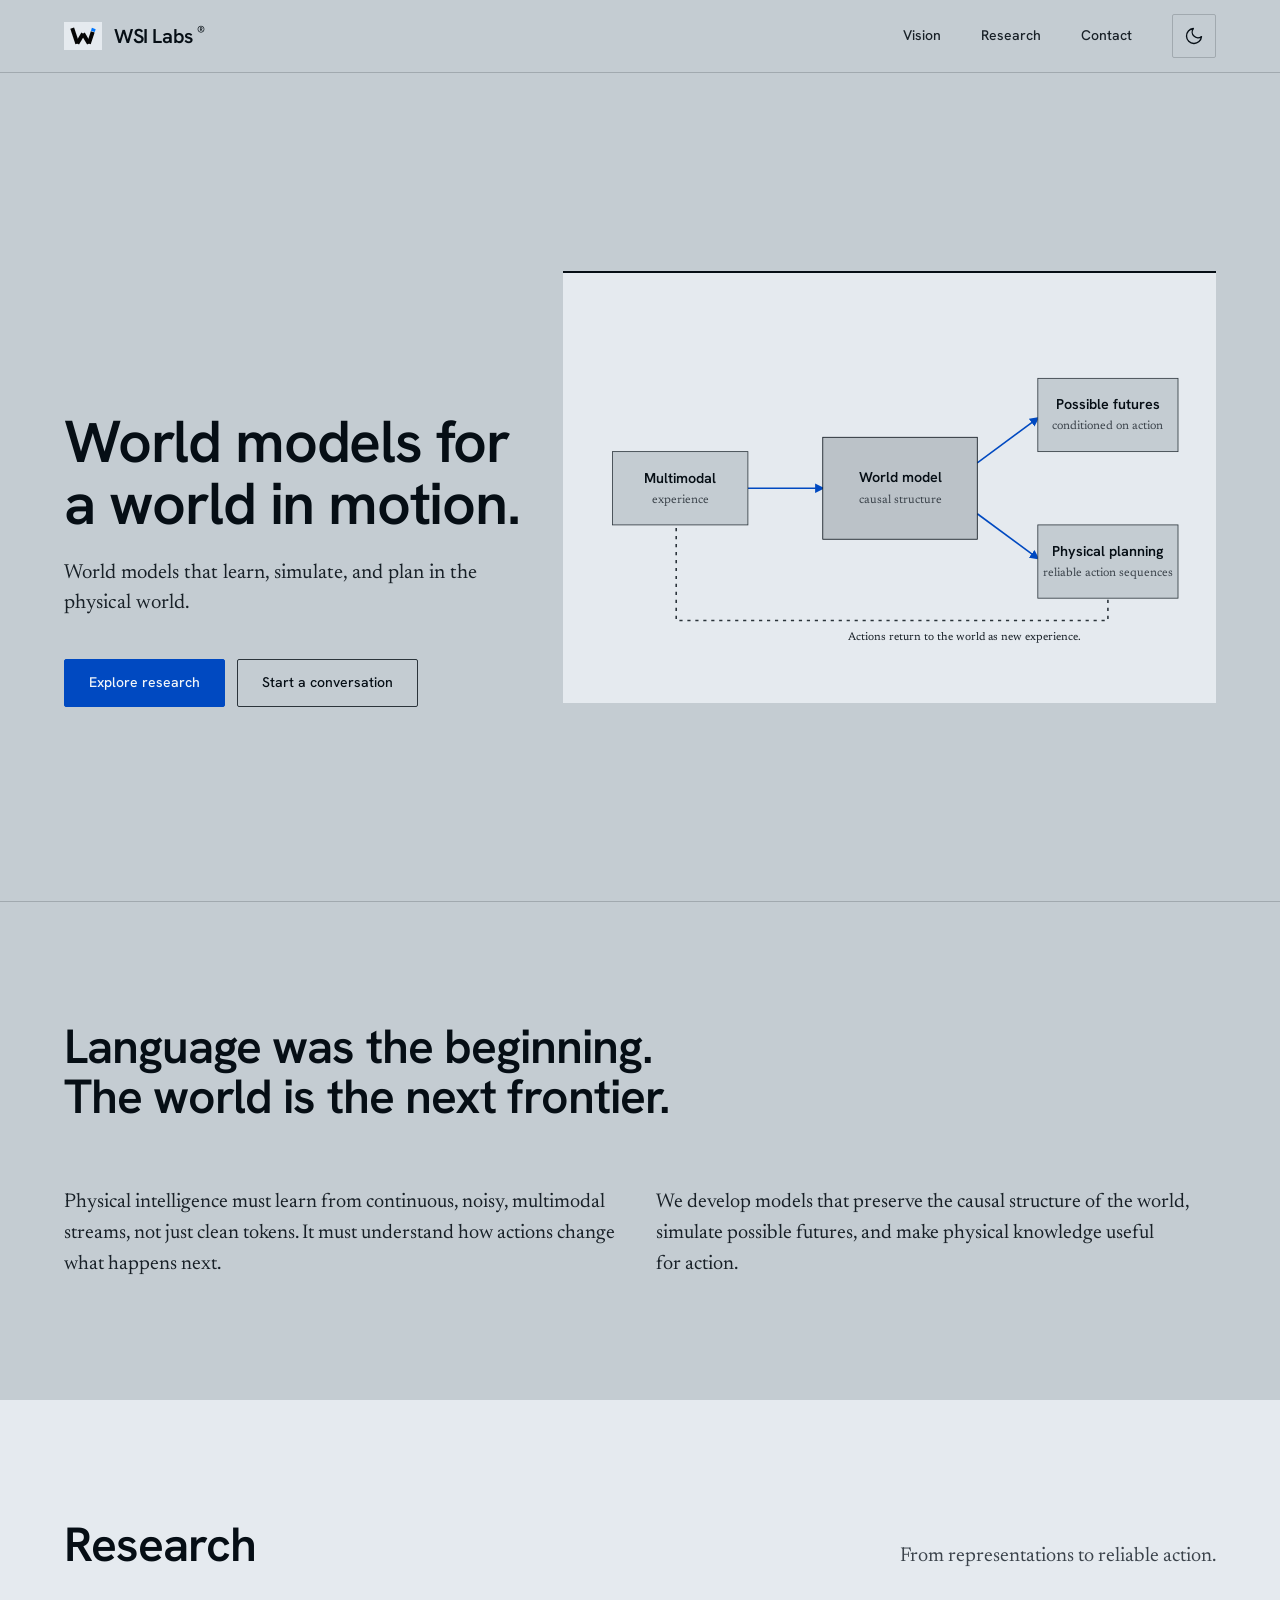
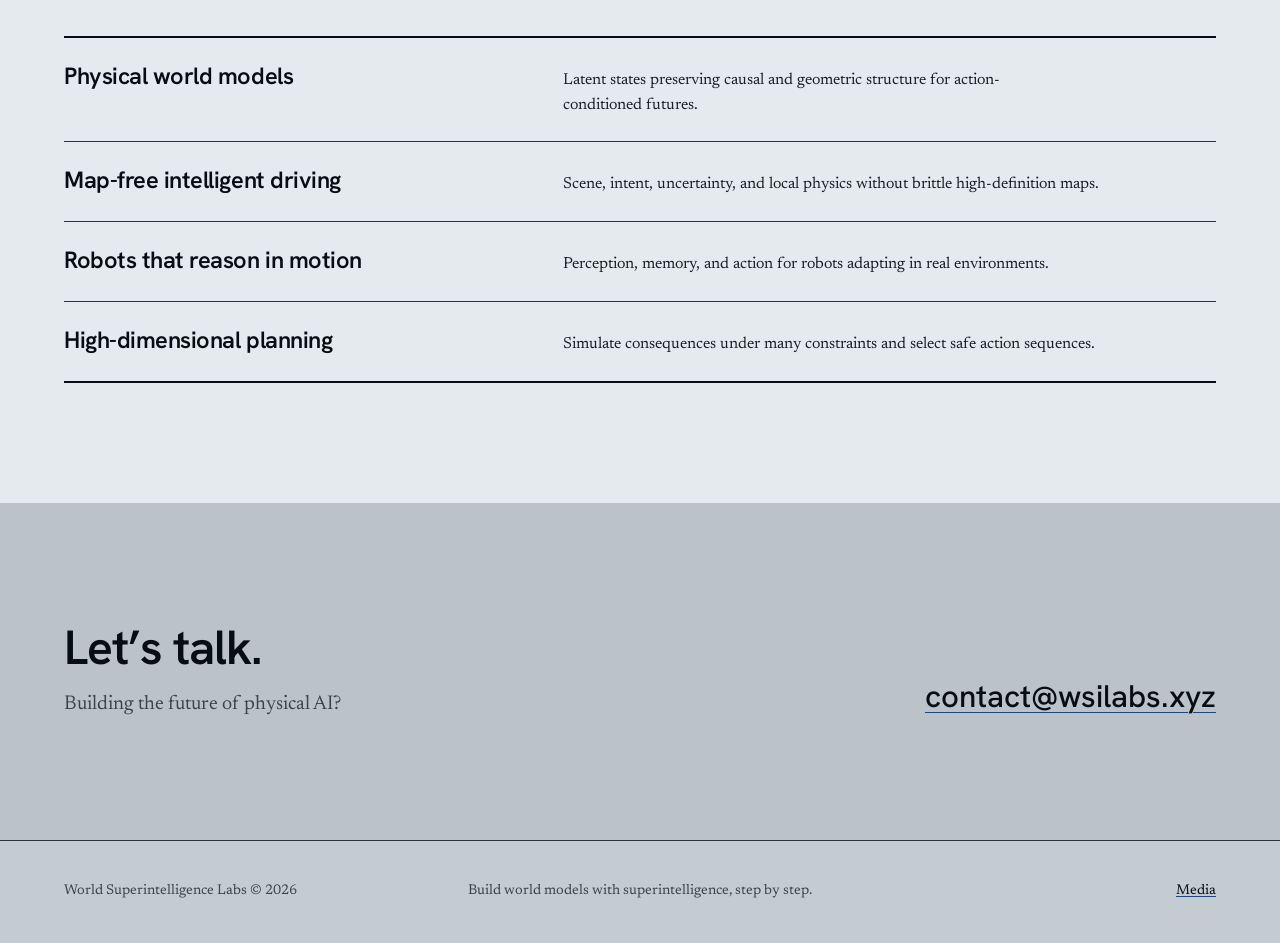
<file: index.html>
<!doctype html>
<html lang="en">
  <head>
    <meta charset="utf-8">
    <meta name="viewport" content="width=device-width, initial-scale=1">
    <meta name="theme-color" content="#f4f4f0" media="(prefers-color-scheme: light)">
    <meta name="theme-color" content="#0c0d0f" media="(prefers-color-scheme: dark)">
    <meta name="description" content="WSI Labs builds world models that understand multimodal data, simulate action-conditioned futures, and plan in the physical world.">
    <link rel="canonical" href="https://wsilabs.xyz/">
    <meta property="og:type" content="website">
    <meta property="og:site_name" content="WSI Labs">
    <meta property="og:title" content="WSI Labs | World Superintelligence Labs">
    <meta property="og:description" content="World models for a world in motion.">
    <meta property="og:url" content="https://wsilabs.xyz/">
    <meta property="og:image" content="https://wsilabs.xyz/assets/wsi-og-image.png">
    <meta property="og:image:width" content="1200">
    <meta property="og:image:height" content="630">
    <meta name="twitter:card" content="summary_large_image">
    <meta name="twitter:title" content="WSI Labs | World Superintelligence Labs">
    <meta name="twitter:description" content="World models for a world in motion.">
    <meta name="twitter:image" content="https://wsilabs.xyz/assets/wsi-og-image.png">
    <title>WSI Labs | World Superintelligence Labs</title>
    <link rel="icon" href="assets/wsi-mark.svg" type="image/svg+xml">
    <link rel="preconnect" href="https://fonts.googleapis.com">
    <link rel="preconnect" href="https://fonts.gstatic.com" crossorigin>
    <link href="https://fonts.googleapis.com/css2?family=Hanken+Grotesk:wght@500;600&family=Newsreader:opsz,wght@6..72,400;6..72,500&display=swap" rel="stylesheet">
    <script src="theme-init.js"></script>
    <link rel="stylesheet" href="styles.css">
  </head>
  <body>
    <header class="site-header">
      <div class="container header-inner">
        <a class="brand" href="./" aria-label="WSI Labs home">
          <img class="brand-mark" src="assets/wsi-mark.svg" alt="" width="62" height="44">
          <span class="brand-name">WSI Labs<span class="brand-dot">®</span></span>
        </a>
        <nav class="nav" aria-label="Primary navigation">
          <a href="#vision">Vision</a>
          <a href="#research">Research</a>
          <a href="#contact">Contact</a>
        </nav>
        <button class="theme-toggle" type="button" aria-label="Toggle dark mode" title="Toggle dark mode">
          <svg class="icon-moon" viewBox="0 0 24 24" aria-hidden="true"><path d="M21 12.79A9 9 0 1 1 11.21 3 7 7 0 0 0 21 12.79z"/></svg>
          <svg class="icon-sun" viewBox="0 0 24 24" aria-hidden="true"><circle cx="12" cy="12" r="4"/><path d="M12 2v2M12 20v2M4.93 4.93l1.42 1.42M17.66 17.66l1.41 1.41M2 12h2M20 12h2M4.93 19.07l1.42-1.42M17.66 6.34l1.41-1.41"/></svg>
        </button>
      </div>
    </header>

    <main>
      <section class="hero container" id="vision" aria-labelledby="hero-title">
        <div class="hero-copy">
          <h1 id="hero-title">World models for<br>a world in motion.</h1>
          <p class="lead hero-intro">World models that learn, simulate, and plan in the physical world.</p>
          <div class="hero-actions">
            <a class="btn" href="#research">Explore research</a>
            <a class="btn btn--quiet" href="mailto:contact@wsilabs.xyz">Start a conversation</a>
          </div>
        </div>

        <figure class="system-map" aria-labelledby="map-title">
          <svg viewBox="0 0 760 420" role="img" aria-labelledby="map-title map-desc" xmlns="http://www.w3.org/2000/svg">
            <title id="map-title">The WSI Labs world-model system</title>
            <desc id="map-desc">Multimodal experience informs a world model. The model simulates action-conditioned futures and supports planning in the physical world.</desc>
            <defs>
              <marker id="map-arrow" viewBox="0 0 10 10" refX="8" refY="5" markerWidth="6" markerHeight="6" orient="auto-start-reverse">
                <path d="M0 0L10 5L0 10Z" class="diagram-arrow"/>
              </marker>
            </defs>
            <path d="M202 210H296" class="diagram-edge" marker-end="url(#map-arrow)"/>
            <path d="M490 178L566 122" class="diagram-edge" marker-end="url(#map-arrow)"/>
            <path d="M490 242L566 298" class="diagram-edge" marker-end="url(#map-arrow)"/>
            <path d="M654 330V376H112V244" class="diagram-edge diagram-edge--quiet" marker-end="url(#map-arrow)"/>
            <rect x="32" y="164" width="170" height="92" class="diagram-node"/>
            <rect x="296" y="146" width="194" height="128" class="diagram-node diagram-node--model"/>
            <rect x="566" y="72" width="176" height="92" class="diagram-node"/>
            <rect x="566" y="256" width="176" height="92" class="diagram-node"/>
            <text x="117" y="203" class="diagram-title">Multimodal</text>
            <text x="117" y="228" class="diagram-text">experience</text>
            <text x="393" y="202" class="diagram-title">World model</text>
            <text x="393" y="229" class="diagram-text">causal structure</text>
            <text x="654" y="111" class="diagram-title">Possible futures</text>
            <text x="654" y="136" class="diagram-text">conditioned on action</text>
            <text x="654" y="295" class="diagram-title">Physical planning</text>
            <text x="654" y="320" class="diagram-text">reliable action sequences</text>
            <text x="328" y="400" class="diagram-caption">Actions return to the world as new experience.</text>
          </svg>
          <ol class="diagram-list">
            <li><strong>Multimodal experience</strong></li>
            <li><strong>World model</strong><span>Causal structure</span></li>
            <li><strong>Possible futures</strong><span>Conditioned on action</span></li>
            <li><strong>Physical planning</strong><span>Reliable action sequences</span></li>
          </ol>
          <p class="diagram-feedback">Actions return to the world as new experience.</p>
        </figure>
      </section>

      <section class="thesis" aria-labelledby="thesis-title">
        <div class="container thesis-grid">
          <h2 id="thesis-title">Language was the beginning.<br>The world is the next frontier.</h2>
          <div class="thesis-detail">
            <p>Physical intelligence must learn from continuous, noisy, multimodal streams, not just clean tokens. It must understand how actions change what happens next.</p>
            <p>We develop models that preserve the causal structure of the world, simulate possible futures, and make physical knowledge useful for action.</p>
          </div>
        </div>
      </section>

      <section class="research" id="research" aria-labelledby="research-title">
        <div class="container">
          <div class="research-head">
            <h2 id="research-title">Research</h2>
            <p>From representations to reliable action.</p>
          </div>
          <div class="research-list">
            <article class="research-item">
              <h3>Physical world models</h3>
              <p>Latent states preserving causal and geometric structure for action-conditioned futures.</p>
            </article>
            <article class="research-item">
              <h3>Map-free intelligent driving</h3>
              <p>Scene, intent, uncertainty, and local physics without brittle high-definition maps.</p>
            </article>
            <article class="research-item">
              <h3>Robots that reason in motion</h3>
              <p>Perception, memory, and action for robots adapting in real environments.</p>
            </article>
            <article class="research-item">
              <h3>High-dimensional planning</h3>
              <p>Simulate consequences under many constraints and select safe action sequences.</p>
            </article>
          </div>
        </div>
      </section>

      <section class="contact" id="contact" aria-labelledby="contact-title">
        <div class="container contact-grid">
          <div>
            <h2 id="contact-title">Let’s talk.</h2>
            <p class="contact-kicker">Building the future of physical AI?</p>
          </div>
          <a class="contact-link" href="mailto:contact@wsilabs.xyz">contact@wsilabs.xyz</a>
        </div>
      </section>
    </main>

    <footer class="site-footer">
      <div class="container footer-row">
        <span>World Superintelligence Labs © 2026</span>
        <span>Build world models with superintelligence, step by step.</span>
        <a href="media.html">Media</a>
      </div>
    </footer>
    <script src="script.js"></script>
  </body>
</html>
</file>
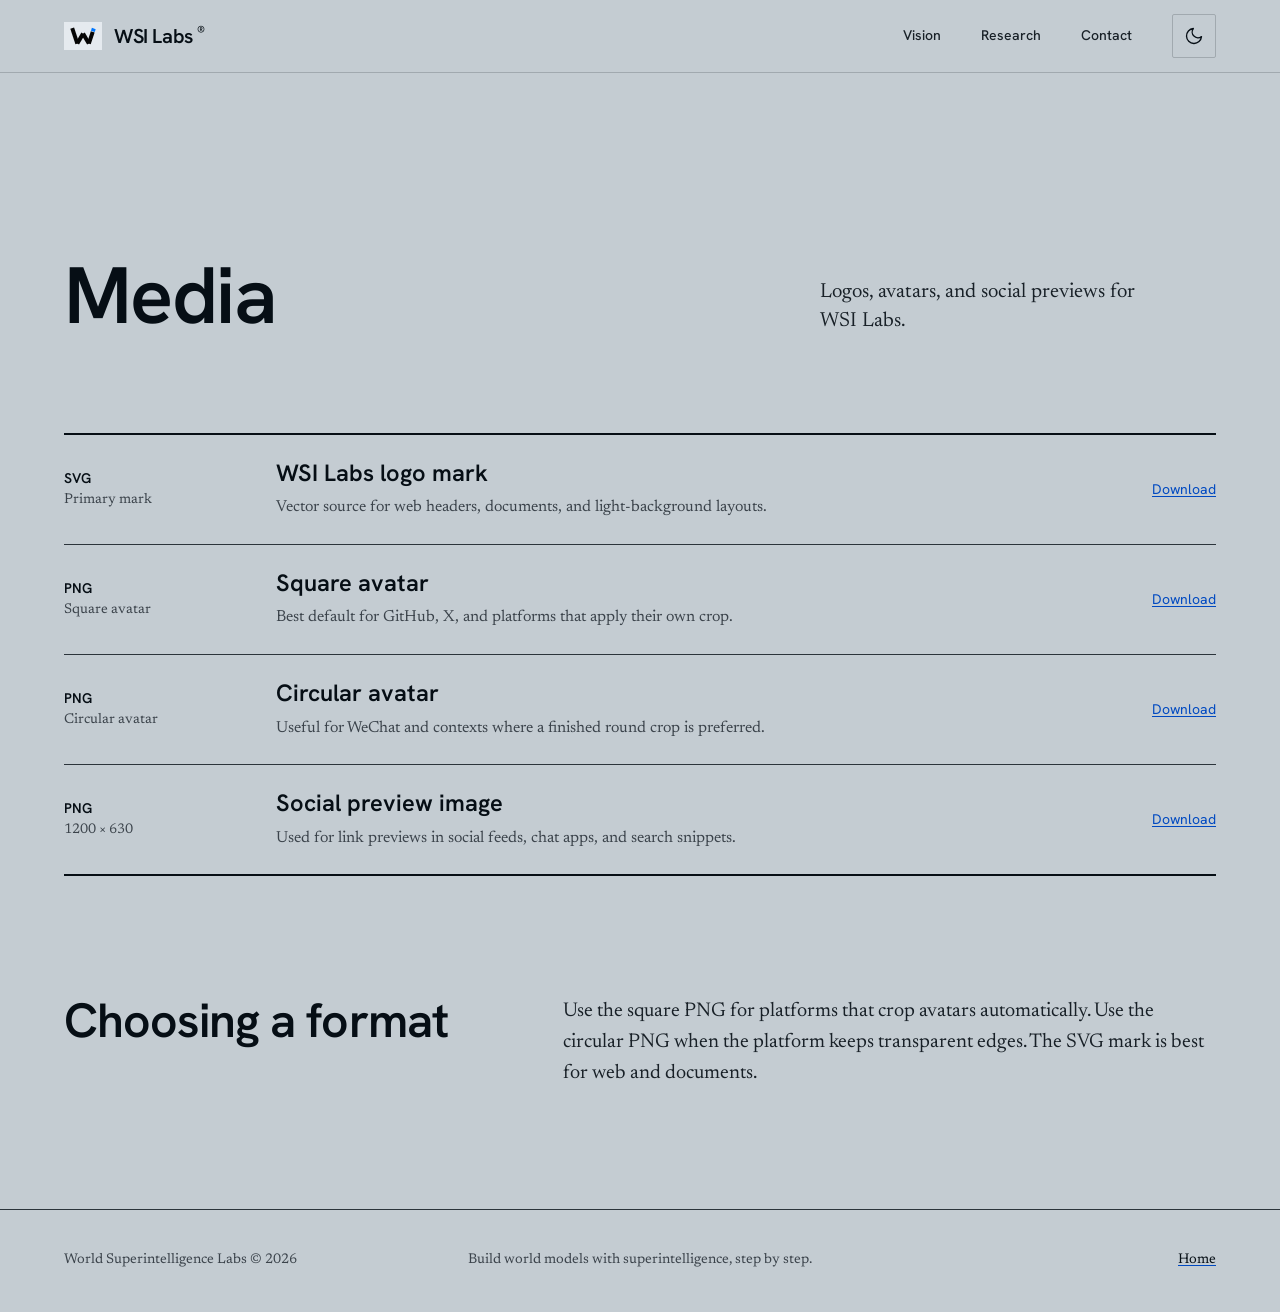
<file: media.html>
<!doctype html>
<html lang="en">
  <head>
    <meta charset="utf-8">
    <meta name="viewport" content="width=device-width, initial-scale=1">
    <meta name="theme-color" content="#f4f4f0" media="(prefers-color-scheme: light)">
    <meta name="theme-color" content="#0c0d0f" media="(prefers-color-scheme: dark)">
    <meta name="description" content="Logo, avatar, and social preview files for WSI Labs, World Superintelligence Labs.">
    <link rel="canonical" href="https://wsilabs.xyz/media.html">
    <meta property="og:type" content="website">
    <meta property="og:site_name" content="WSI Labs">
    <meta property="og:title" content="Media | WSI Labs">
    <meta property="og:description" content="Logo, avatar, and social preview files for World Superintelligence Labs.">
    <meta property="og:url" content="https://wsilabs.xyz/media.html">
    <meta property="og:image" content="https://wsilabs.xyz/assets/wsi-og-image.png">
    <meta property="og:image:width" content="1200">
    <meta property="og:image:height" content="630">
    <meta name="twitter:card" content="summary_large_image">
    <meta name="twitter:title" content="Media | WSI Labs">
    <meta name="twitter:description" content="Logo, avatar, and social preview files for World Superintelligence Labs.">
    <meta name="twitter:image" content="https://wsilabs.xyz/assets/wsi-og-image.png">
    <title>Media | WSI Labs</title>
    <link rel="icon" href="assets/wsi-mark.svg" type="image/svg+xml">
    <link rel="preconnect" href="https://fonts.googleapis.com">
    <link rel="preconnect" href="https://fonts.gstatic.com" crossorigin>
    <link href="https://fonts.googleapis.com/css2?family=Hanken+Grotesk:wght@500;600&family=Newsreader:opsz,wght@6..72,400;6..72,500&display=swap" rel="stylesheet">
    <script src="theme-init.js"></script>
    <link rel="stylesheet" href="styles.css">
  </head>
  <body>
    <header class="site-header">
      <div class="container header-inner">
        <a class="brand" href="./" aria-label="WSI Labs home">
          <img class="brand-mark" src="assets/wsi-mark.svg" alt="" width="62" height="44">
          <span class="brand-name">WSI Labs<span class="brand-dot">®</span></span>
        </a>
        <nav class="nav" aria-label="Primary navigation">
          <a href="./#vision">Vision</a>
          <a href="./#research">Research</a>
          <a href="./#contact">Contact</a>
        </nav>
        <button class="theme-toggle" type="button" aria-label="Toggle dark mode" title="Toggle dark mode">
          <svg class="icon-moon" viewBox="0 0 24 24" aria-hidden="true"><path d="M21 12.79A9 9 0 1 1 11.21 3 7 7 0 0 0 21 12.79z"/></svg>
          <svg class="icon-sun" viewBox="0 0 24 24" aria-hidden="true"><circle cx="12" cy="12" r="4"/><path d="M12 2v2M12 20v2M4.93 4.93l1.42 1.42M17.66 17.66l1.41 1.41M2 12h2M20 12h2M4.93 19.07l1.42-1.42M17.66 6.34l1.41-1.41"/></svg>
        </button>
      </div>
    </header>

    <main>
      <section class="page-hero container" aria-labelledby="page-title">
        <h1 class="page-title" id="page-title">Media</h1>
        <p class="lead">Logos, avatars, and social previews for WSI Labs.</p>
      </section>

      <section class="asset-section container" aria-label="Downloadable brand assets">
        <div class="asset-list">
          <a class="asset-item" href="assets/wsi-mark.svg" download>
            <span class="asset-format">SVG<span>Primary mark</span></span>
            <span>
              <span class="asset-name">WSI Labs logo mark</span>
              <span class="asset-note">Vector source for web headers, documents, and light-background layouts.</span>
            </span>
            <span class="asset-action">Download</span>
          </a>
          <a class="asset-item" href="assets/wsi-avatar-square.png" download>
            <span class="asset-format">PNG<span>Square avatar</span></span>
            <span>
              <span class="asset-name">Square avatar</span>
              <span class="asset-note">Best default for GitHub, X, and platforms that apply their own crop.</span>
            </span>
            <span class="asset-action">Download</span>
          </a>
          <a class="asset-item" href="assets/wsi-avatar-circle.png" download>
            <span class="asset-format">PNG<span>Circular avatar</span></span>
            <span>
              <span class="asset-name">Circular avatar</span>
              <span class="asset-note">Useful for WeChat and contexts where a finished round crop is preferred.</span>
            </span>
            <span class="asset-action">Download</span>
          </a>
          <a class="asset-item" href="assets/wsi-og-image.png" download>
            <span class="asset-format">PNG<span>1200 × 630</span></span>
            <span>
              <span class="asset-name">Social preview image</span>
              <span class="asset-note">Used for link previews in social feeds, chat apps, and search snippets.</span>
            </span>
            <span class="asset-action">Download</span>
          </a>
        </div>
      </section>

      <aside class="media-note container" aria-labelledby="media-note-title">
        <h2 id="media-note-title">Choosing a format</h2>
        <p>Use the square PNG for platforms that crop avatars automatically. Use the circular PNG when the platform keeps transparent edges. The SVG mark is best for web and documents.</p>
      </aside>
    </main>

    <footer class="site-footer">
      <div class="container footer-row">
        <span>World Superintelligence Labs © 2026</span>
        <span>Build world models with superintelligence, step by step.</span>
        <a href="./">Home</a>
      </div>
    </footer>
    <script src="script.js"></script>
  </body>
</html>
</file>
<file: styles.css>
/* Hallmark · shape: Map / Diagram · genre: editorial · theme: Almanac (deal 1/3, seed frontier-research-lab-presenting-b5b5·c41adf07·2026-11-18·r0) · redesign: full
 * hero: Ledge (/), Banner (/media.html) · nav: edge-aligned · footer: colophon · imagery: logo and a labelled system diagram · signature: multimodal experience through a world model to action-conditioned futures
 * axes: mid/grotesk-sans/cool · posture: restrained · modes: light+dark · draw: 0f00d4, material-led shape and hero swap · contrast: pass · fold: pass · v2.0.0 */
/* Hallmark · pre-emit critique: P5 H4 E4 S4 R5 V4 · weakest: S, the diagram uses the lab's own multimodal and planning language rather than a generic AI motif */
/* Hallmark · hero-review: fix · 4 findings · 4 resolved · mobile ordered flow, tighter sheet, world-model headline, WSI blue retained as the required brand */
/* Hallmark · finish-review: subagent, ship · 0 findings · gap: none */
/* Hallmark · reworded "Intelligence for a world in motion." to "World models for a world in motion." · the hero review named the generic opener */
/* Hallmark · dropped "Our thesis" · 54 names the section-label eyebrow */
/* Hallmark · dropped "Contact" · 54 names the section-label eyebrow */
/* Hallmark · dropped grid · the decorative SVG pattern is replaced by the labelled system diagram */
/* Hallmark · dropped trajectory · the decorative SVG gradient is replaced by labelled system edges */
/* Hallmark · dismissed 77 · media is a thin utility page with four real download rows, not a marketing landing page */
@import url("./tokens.css");
@import url("./base.css");

.site-header {
  position: sticky;
  top: 0;
  z-index: var(--z-sticky-nav);
  min-height: var(--header-height);
  border-bottom: var(--rule-hair) solid var(--color-rule);
  background: var(--color-paper);
}

.header-inner {
  display: flex;
  align-items: center;
  min-height: var(--header-height);
}

.brand {
  display: inline-flex;
  align-items: center;
  gap: var(--space-sm);
  flex: 0 0 auto;
  color: var(--color-ink);
  text-decoration: none;
}

.brand-mark {
  width: 38px;
  height: 28px;
  padding: var(--space-2xs);
  background: var(--color-logo-plate);
  object-fit: contain;
}

.brand-name {
  font-family: var(--font-display);
  font-size: var(--text-lg);
  font-weight: var(--display-weight);
  letter-spacing: var(--tracking-display);
}

.brand-dot {
  position: relative;
  top: -0.55em;
  margin-left: var(--space-2xs);
  font-size: var(--text-xs);
}

.nav {
  display: flex;
  align-items: center;
  gap: var(--space-xl);
  margin-left: auto;
}

.nav a {
  color: var(--color-ink-2);
  font-family: var(--font-display);
  font-size: var(--text-sm);
  font-weight: 500;
  text-decoration: none;
  white-space: nowrap;
}

.nav a:hover {
  color: var(--color-accent);
  text-decoration: underline;
  text-decoration-color: var(--color-accent);
}

.nav a:active {
  color: var(--color-accent-2);
}

.theme-toggle {
  display: inline-grid;
  place-items: center;
  width: var(--control-height-s);
  height: var(--control-height-s);
  margin-left: var(--space-xl);
  padding: 0;
  border: var(--rule-hair) solid var(--color-rule);
  border-radius: var(--radius-pill);
  background: transparent;
  color: var(--color-ink);
  cursor: pointer;
}

.theme-toggle:hover {
  background: var(--color-paper-2);
}

.theme-toggle:active {
  background: var(--color-paper-3);
}

.theme-toggle:disabled,
.theme-toggle[aria-disabled="true"] {
  opacity: 0.55;
  cursor: not-allowed;
}

.theme-toggle svg {
  width: 20px;
  height: 20px;
  fill: none;
  stroke: currentColor;
  stroke-width: 1.6;
  stroke-linecap: round;
  stroke-linejoin: round;
}

.theme-toggle .icon-sun,
[data-theme="dark"] .theme-toggle .icon-moon {
  display: none;
}

[data-theme="dark"] .theme-toggle .icon-sun {
  display: block;
}

.hero {
  display: grid;
  grid-template-columns: minmax(0, 5fr) minmax(0, 7fr);
  align-items: center;
  gap: var(--gap-columns);
  min-height: calc(100svh - var(--header-height));
  padding-block: var(--space-2xl);
}

.hero-copy {
  min-width: 0;
}

@media (min-width: 60.001rem) {
  .hero-copy {
    padding-top: var(--space-4xl);
  }
}

.hero h1 {
  max-width: 16ch;
  font-size: var(--text-display-s);
}

.hero-intro {
  max-width: 38ch;
  margin-top: var(--space-lg);
  color: var(--color-ink-2);
}

.hero-actions {
  display: flex;
  flex-wrap: wrap;
  gap: var(--space-sm);
  margin-top: var(--space-xl);
}

.btn {
  display: inline-flex;
  align-items: center;
  justify-content: center;
  min-height: var(--control-height);
  padding: 0 var(--space-lg);
  border: var(--rule-hair) solid var(--color-accent);
  border-radius: var(--radius-pill);
  background: var(--color-accent);
  color: var(--color-accent-ink);
  font-family: var(--font-display);
  font-size: var(--text-sm);
  font-weight: 500;
  text-decoration: none;
  white-space: nowrap;
  cursor: pointer;
  transition: background-color var(--dur-short) var(--ease-out), transform var(--dur-micro) var(--ease-out);
}

.btn:hover {
  background: var(--color-accent-2);
}

.btn:active {
  transform: translateY(1px);
}

.btn:disabled,
.btn[aria-disabled="true"] {
  opacity: 0.55;
  cursor: not-allowed;
  transform: none;
}

.btn[aria-busy="true"] {
  cursor: progress;
}

.btn--quiet {
  border-color: var(--color-rule-2);
  background: transparent;
  color: var(--color-ink);
}

.btn--quiet:hover {
  background: var(--color-paper-2);
}

.system-map {
  display: grid;
  place-items: center;
  min-width: 0;
  min-height: clamp(360px, 48svh, 500px);
  margin: 0;
  padding: var(--space-lg);
  border-top: var(--rule-bar) solid var(--color-ink);
  background: var(--color-sheet);
}

.system-map svg {
  width: 100%;
  max-width: 680px;
  height: auto;
}

.diagram-node {
  fill: var(--color-paper);
  stroke: var(--color-rule-2);
  stroke-width: 1;
}

.diagram-node--model {
  fill: var(--color-paper-2);
  stroke: var(--color-ink);
}

.diagram-edge {
  fill: none;
  stroke: var(--color-accent);
  stroke-width: 2;
}

.diagram-edge--quiet {
  stroke: var(--color-rule-2);
  stroke-dasharray: 4 6;
}

.diagram-arrow {
  fill: var(--color-accent);
}

.diagram-title {
  fill: var(--color-ink);
  font-family: var(--font-display);
  font-size: 18px;
  font-weight: 600;
  text-anchor: middle;
}

.diagram-text {
  fill: var(--color-muted);
  font-family: var(--font-body);
  font-size: 15px;
  text-anchor: middle;
}

.diagram-caption {
  fill: var(--color-ink-2);
  font-family: var(--font-body);
  font-size: 14px;
}

.diagram-list,
.diagram-feedback {
  display: none;
}

@media (max-width: 60rem) {
  .hero {
    grid-template-columns: minmax(0, 1fr);
    min-height: auto;
  }

  .hero h1 {
    max-width: 16ch;
  }

  .system-map {
    min-height: auto;
  }
}

@media (max-width: 40rem) {
  .nav {
    gap: var(--space-md);
  }

  .nav a:first-child {
    display: none;
  }

  .theme-toggle {
    margin-left: var(--space-md);
  }

  .hero-actions {
    align-items: stretch;
    flex-direction: column;
  }

  .btn {
    width: 100%;
  }

  .system-map {
    padding: var(--space-lg);
  }

  .system-map svg {
    display: none;
  }

  .diagram-list {
    display: grid;
    gap: var(--space-md);
    width: 100%;
    margin: 0;
    padding-left: var(--space-lg);
    font-family: var(--font-display);
  }

  .diagram-list li {
    padding-left: var(--space-xs);
  }

  .diagram-list li::marker {
    color: var(--color-accent);
    font-weight: 600;
  }

  .diagram-list strong {
    display: block;
    font-size: var(--text-md);
  }

  .diagram-list span {
    display: block;
    color: var(--color-muted);
    font-family: var(--font-body);
    font-size: var(--text-sm);
  }

  .diagram-feedback {
    display: block;
    width: 100%;
    margin-top: var(--space-lg);
    padding-top: var(--space-md);
    border-top: var(--rule-hair) solid var(--color-rule);
    color: var(--color-ink-2);
    font-size: var(--text-sm);
  }
}

/* Thesis */

.thesis {
  padding-block: var(--section-gap-s);
  border-top: var(--rule-hair) solid var(--color-rule);
}

.thesis-grid h2 {
  max-width: 30ch;
}

.thesis-detail {
  display: grid;
  grid-template-columns: repeat(2, minmax(0, 1fr));
  gap: var(--gap-columns);
  margin-top: var(--space-2xl);
}

.thesis-detail p {
  max-width: 58ch;
  color: var(--color-ink-2);
  font-size: var(--text-lg);
  line-height: 1.55;
}

/* Research */

.research {
  padding-block: var(--section-gap-s);
  background: var(--color-sheet);
}

.research-head {
  display: flex;
  align-items: baseline;
  justify-content: space-between;
  gap: var(--gap-columns);
  margin-bottom: var(--space-2xl);
}

.research-head > p {
  color: var(--color-muted);
  font-size: var(--text-lg);
}

.research-list {
  border-bottom: var(--rule-bar) solid var(--color-ink);
}

.research-item {
  display: grid;
  grid-template-columns: minmax(0, 5fr) minmax(0, 7fr);
  gap: var(--gap-columns);
  align-items: baseline;
  padding-block: var(--space-lg);
  border-top: var(--rule-hair) solid var(--color-rule-2);
}

.research-item:first-child {
  border-top: var(--rule-bar) solid var(--color-ink);
}

.research-item p {
  max-width: 62ch;
  color: var(--color-ink-2);
}

/* Contact and colophon */

.contact {
  padding-block: var(--section-gap-s);
  background: var(--color-paper-2);
}

.contact-grid {
  display: grid;
  grid-template-columns: minmax(0, 5fr) minmax(0, 7fr);
  gap: var(--gap-columns);
  align-items: end;
}

.contact-kicker {
  margin-top: var(--space-md);
  color: var(--color-muted);
  font-size: var(--text-lg);
}

.contact-link {
  justify-self: end;
  color: var(--color-ink);
  font-family: var(--font-display);
  font-size: var(--text-2xl);
  font-weight: 500;
  overflow-wrap: break-word;
  text-decoration-color: var(--color-accent);
}

.contact-link:hover {
  color: var(--color-accent);
  text-decoration-thickness: 2px;
}

.site-footer {
  padding-block: var(--space-xl);
  border-top: var(--rule-hair) solid var(--color-rule-2);
  color: var(--color-muted);
  font-size: var(--text-sm);
}

.footer-row {
  display: grid;
  grid-template-columns: minmax(0, 1fr) auto minmax(0, 1fr);
  align-items: center;
  gap: var(--gap-columns);
}

.footer-row > :last-child {
  justify-self: end;
}

.site-footer a {
  color: var(--color-ink);
  white-space: nowrap;
  text-decoration-color: var(--color-accent);
}

/* Media */

.page-hero {
  display: flex;
  align-items: end;
  justify-content: space-between;
  gap: var(--gap-columns);
  min-height: 40svh;
  padding-block: var(--space-3xl);
}

.page-hero .lead {
  max-width: 36ch;
  color: var(--color-ink-2);
}

.asset-section {
  padding-bottom: var(--section-gap-s);
}

.asset-list {
  border-bottom: var(--rule-bar) solid var(--color-ink);
}

.asset-item {
  display: grid;
  grid-template-columns: 180px minmax(0, 1fr) 100px;
  gap: var(--gap-columns);
  align-items: center;
  padding-block: var(--space-lg);
  border-top: var(--rule-hair) solid var(--color-rule-2);
  color: var(--color-ink);
  text-decoration: none;
}

.asset-item:first-child {
  border-top: var(--rule-bar) solid var(--color-ink);
}

.asset-item:hover {
  background: var(--color-paper-2);
}

.asset-item:active {
  background: var(--color-paper-3);
}

.asset-format {
  font-family: var(--font-display);
  font-size: var(--text-sm);
  font-weight: 600;
}

.asset-format > span {
  display: block;
  color: var(--color-muted);
  font-family: var(--font-body);
  font-weight: 400;
}

.asset-name {
  display: block;
  font-family: var(--font-display);
  font-size: var(--text-title);
  font-weight: var(--display-weight);
  line-height: 1.2;
}

.asset-note {
  display: block;
  max-width: 65ch;
  margin-top: var(--space-xs);
  color: var(--color-muted);
}

.asset-action {
  justify-self: end;
  color: var(--color-accent);
  font-family: var(--font-display);
  font-size: var(--text-sm);
  text-decoration: underline;
  text-underline-offset: 0.16em;
  white-space: nowrap;
}

.media-note {
  display: grid;
  grid-template-columns: minmax(0, 5fr) minmax(0, 7fr);
  gap: var(--gap-columns);
  padding-bottom: var(--section-gap-s);
}

.media-note p {
  color: var(--color-ink-2);
  font-size: var(--text-lg);
}

@media (max-width: 60rem) {
  .thesis-detail,
  .research-item,
  .contact-grid,
  .media-note {
    grid-template-columns: minmax(0, 1fr);
  }

  .research-head,
  .page-hero {
    align-items: flex-start;
    flex-direction: column;
  }

  .contact-link {
    justify-self: start;
  }

  .footer-row {
    grid-template-columns: minmax(0, 1fr) auto;
  }

  .footer-row > :nth-child(2) {
    display: none;
  }

  .asset-item {
    grid-template-columns: 120px minmax(0, 1fr) 80px;
  }
}

@media (max-width: 40rem) {
  .thesis-detail {
    gap: var(--space-lg);
  }

  .research-head {
    margin-bottom: var(--space-xl);
  }

  .research-head > p {
    font-size: var(--text-md);
  }

  .page-hero {
    min-height: auto;
  }

  .asset-item {
    grid-template-columns: minmax(0, 1fr) auto;
    gap: var(--space-md);
  }

  .asset-format {
    grid-column: 1 / -1;
  }

  .asset-action {
    align-self: end;
  }
}
</file>
